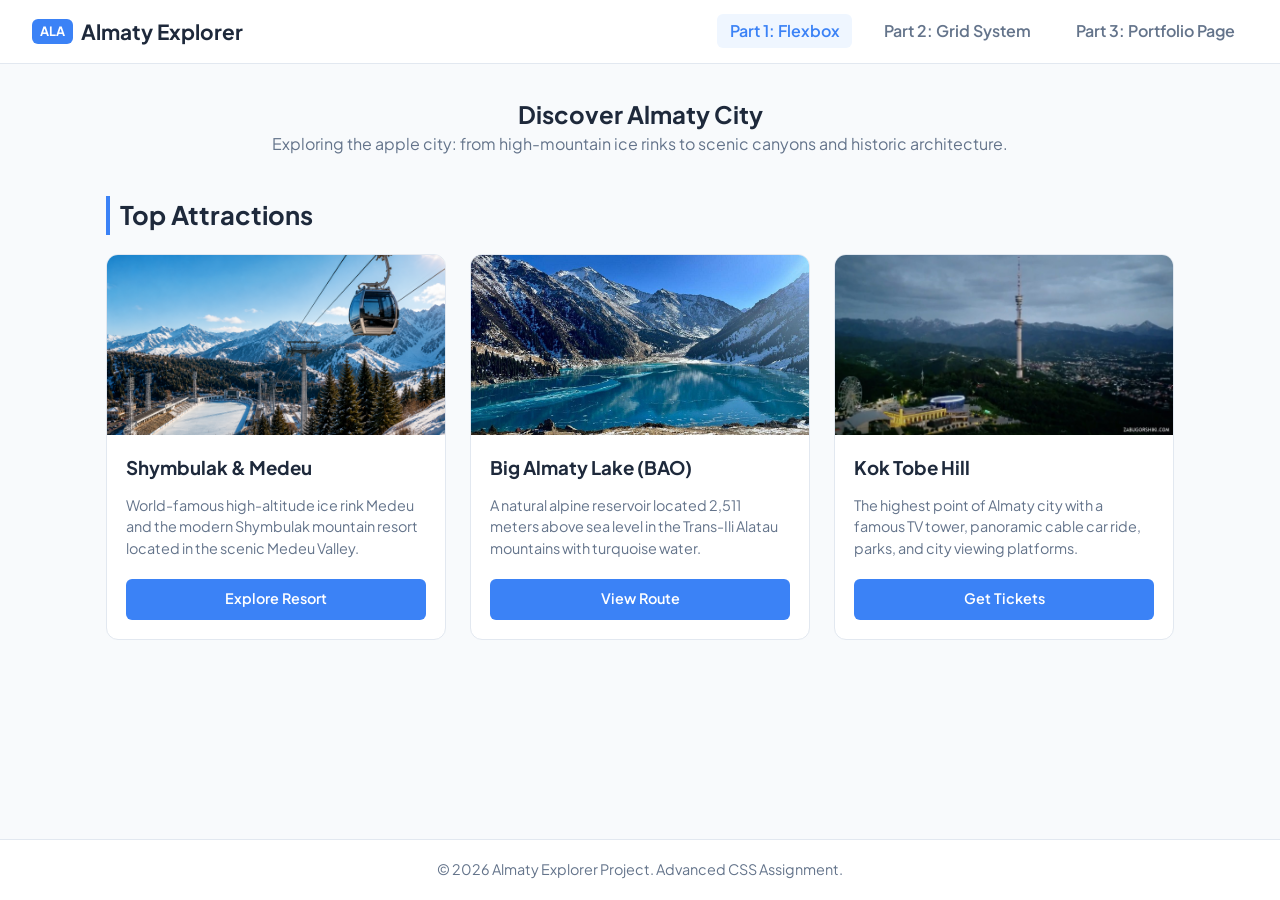
<file: index.html>
<!DOCTYPE html>
<html lang="en">
<head>
    <meta charset="UTF-8">
    <meta name="viewport" content="width=device-width, initial-scale=1.0">
    <title>Almaty Guide | Part 1: Flexbox</title>
    <link rel="stylesheet" href="style.css">
    <link href="https://fonts.googleapis.com/css2?family=Plus+Jakarta+Sans:wght@400;600;700&display=swap" rel="stylesheet">
</head>
<body>

    <header class="navbar">
        <div class="logo">
            <span class="logo-badge">ALA</span> Almaty Explorer
        </div>
        <nav>
            <ul class="nav-links">
                <li><a href="index.html" class="active">Part 1: Flexbox</a></li>
                <li><a href="grid.html">Part 2: Grid System</a></li>
                <li><a href="portfolio.html">Part 3: Portfolio Page</a></li>
            </ul>
        </nav>
    </header>

    <main class="container">
        <section class="hero-intro">
            <h1>Discover Almaty City</h1>
            <p>Exploring the apple city: from high-mountain ice rinks to scenic canyons and historic architecture.</p>
        </section>

        <section class="card-section">
            <h2>Top Attractions</h2>
            <div class="card-container">
                <article class="card">
                    <div class="card-image-wrap">
                        <img src="images/shymbulak-medeo.png" alt="Medeo and Shymbulak">
                    </div>
                    <div class="card-content">
                        <h3>Shymbulak & Medeu</h3>
                        <p>World-famous high-altitude ice rink Medeu and the modern Shymbulak mountain resort located in the scenic Medeu Valley.</p>
                        <a href="#" class="btn">Explore Resort</a>
                    </div>
                </article>

                <article class="card">
                    <div class="card-image-wrap">
                        <img src="images/bigalmatylake.jpg" alt="Big Almaty Lake">
                    </div>
                    <div class="card-content">
                        <h3>Big Almaty Lake (BAO)</h3>
                        <p>A natural alpine reservoir located 2,511 meters above sea level in the Trans-Ili Alatau mountains with turquoise water.</p>
                        <a href="#" class="btn">View Route</a>
                    </div>
                </article>

                <article class="card">
                    <div class="card-image-wrap">
                        <img src="images/koktobe.jpg" alt="Kok Tobe Hill">
                    </div>
                    <div class="card-content">
                        <h3>Kok Tobe Hill</h3>
                        <p>The highest point of Almaty city with a famous TV tower, panoramic cable car ride, parks, and city viewing platforms.</p>
                        <a href="#" class="btn">Get Tickets</a>
                    </div>
                </article>
            </div>
        </section>
    </main>

    <footer class="site-footer">
        <p>&copy; 2026 Almaty Explorer Project. Advanced CSS Assignment.</p>
    </footer>

</body>
</html>
</file>
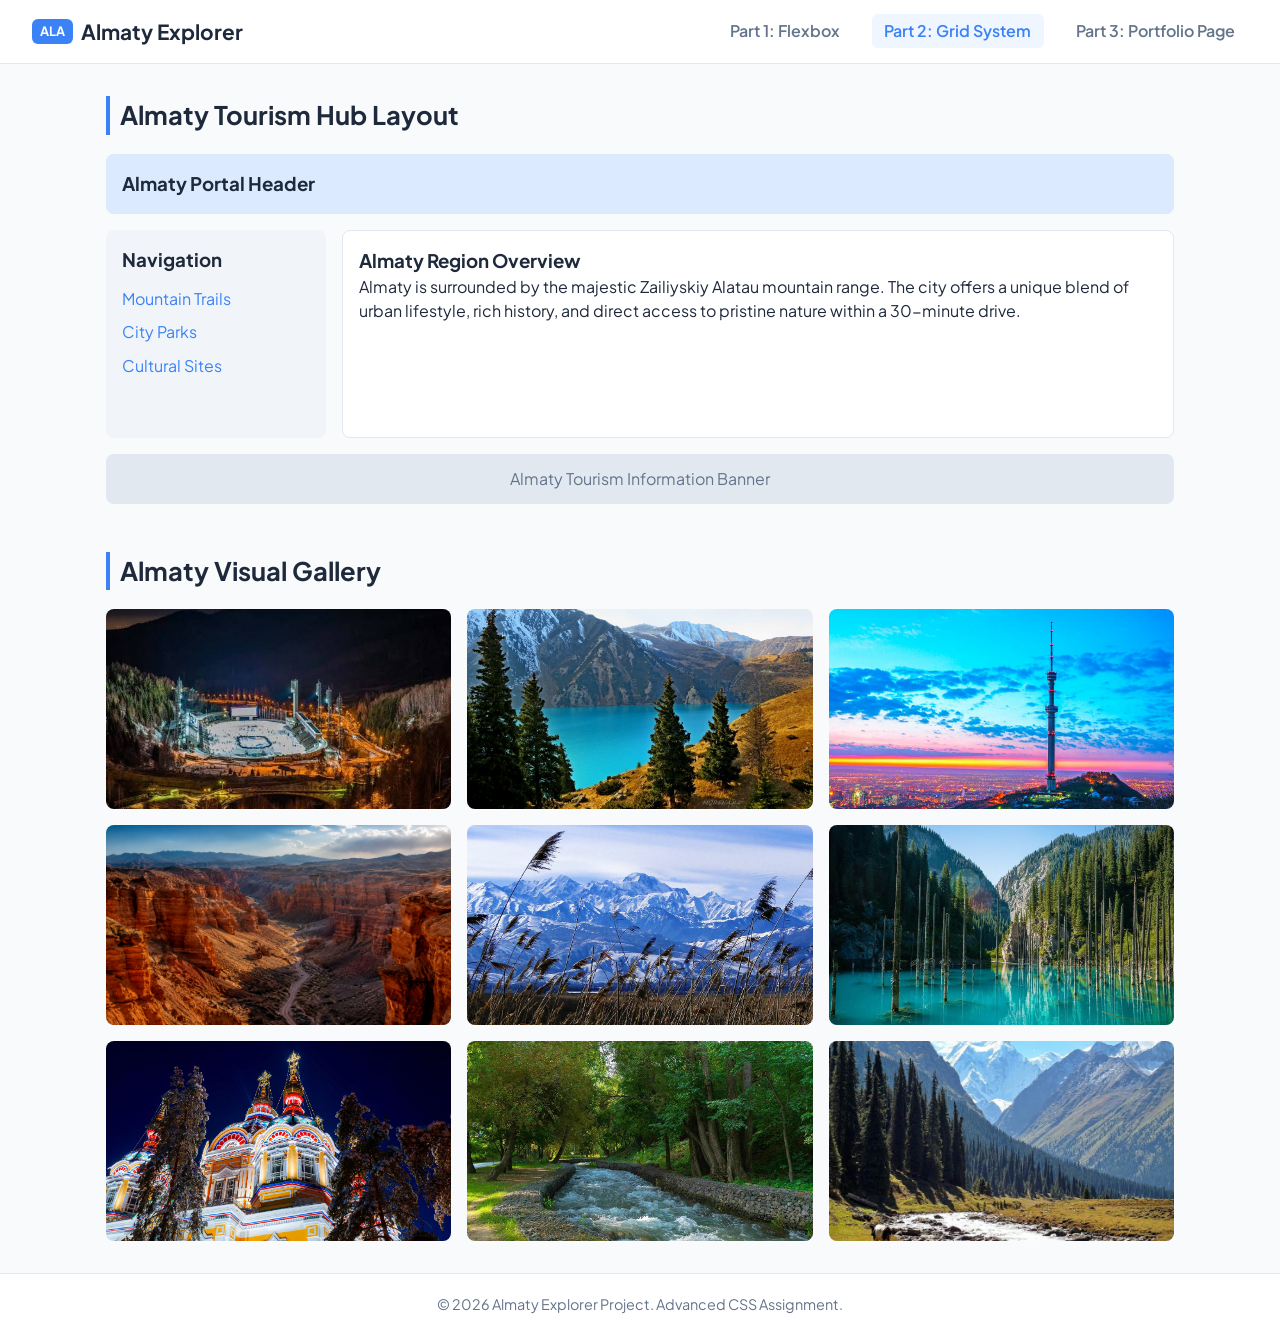
<file: grid.html>
<!DOCTYPE html>
<html lang="en">
<head>
    <meta charset="UTF-8">
    <meta name="viewport" content="width=device-width, initial-scale=1.0">
    <title>Almaty Guide | Part 2: Grid System</title>
    <link rel="stylesheet" href="style.css">
    <link href="https://fonts.googleapis.com/css2?family=Plus+Jakarta+Sans:wght@400;600;700&display=swap" rel="stylesheet">
</head>
<body>

    <header class="navbar">
        <div class="logo">
            <span class="logo-badge">ALA</span> Almaty Explorer
        </div>
        <nav>
            <ul class="nav-links">
                <li><a href="index.html">Part 1: Flexbox</a></li>
                <li><a href="grid.html" class="active">Part 2: Grid System</a></li>
                <li><a href="portfolio.html">Part 3: Portfolio Page</a></li>
            </ul>
        </nav>
    </header>

    <div class="container">
        <section class="grid-layout-section">
            <h2>Almaty Tourism Hub Layout</h2>
            <div class="grid-page-layout">
                <header class="grid-area-header">
                    <h3>Almaty Portal Header</h3>
                </header>
                <aside class="grid-area-sidebar">
                    <h3>Navigation</h3>
                    <ul>
                        <li><a href="#">Mountain Trails</a></li>
                        <li><a href="#">City Parks</a></li>
                        <li><a href="#">Cultural Sites</a></li>
                    </ul>
                </aside>
                <main class="grid-area-main">
                    <h3>Almaty Region Overview</h3>
                    <p>Almaty is surrounded by the majestic Zailiyskiy Alatau mountain range. The city offers a unique blend of urban lifestyle, rich history, and direct access to pristine nature within a 30-minute drive.</p>
                </main>
                <footer class="grid-area-footer">
                    <p>Almaty Tourism Information Banner</p>
                </footer>
            </div>
        </section>

        <section class="gallery-section">
            <h2>Almaty Visual Gallery</h2>
            <div class="image-gallery">
                <div class="gallery-item">
                    <img src="images/photo1.jpg" alt="Gallery Location 1">
                    <div class="gallery-overlay">
                        <h4>Medeu Ice Rink</h4>
                        <p>High-Altitude Sports</p>
                    </div>
                </div>
                <div class="gallery-item">
                    <img src="images/photo2.jpg" alt="Gallery Location 2">
                    <div class="gallery-overlay">
                        <h4>Big Almaty Lake</h4>
                        <p>Alpine Reservoir</p>
                    </div>
                </div>
                <div class="gallery-item">
                    <img src="images/photo3.jpg" alt="Gallery Location 3">
                    <div class="gallery-overlay">
                        <h4>Kok Tobe Hill</h4>
                        <p>Panoramic Views</p>
                    </div>
                </div>
                <div class="gallery-item">
                    <img src="images/photo4.jpg" alt="Gallery Location 4">
                    <div class="gallery-overlay">
                        <h4>Charyn Canyon</h4>
                        <p>Valley of Castles</p>
                    </div>
                </div>
                <div class="gallery-item">
                    <img src="images/photo5.jpg" alt="Gallery Location 5">
                    <div class="gallery-overlay">
                        <h4>Tian Shan Peaks</h4>
                        <p>Trekking & Hiking</p>
                    </div>
                </div>
                <div class="gallery-item">
                    <img src="images/photo6.jpg" alt="Gallery Location 6">
                    <div class="gallery-overlay">
                        <h4>Kolsai Lakes</h4>
                        <p>Pearls of Northern Tian Shan</p>
                    </div>
                </div>
                <div class="gallery-item">
                    <img src="images/photo7.jpg" alt="Gallery Location 7">
                    <div class="gallery-overlay">
                        <h4>Zenkov Cathedral</h4>
                        <p>Wooden Architecture</p>
                    </div>
                </div>
                <div class="gallery-item">
                    <img src="images/photo8.jpg" alt="Gallery Location 8">
                    <div class="gallery-overlay">
                        <h4>Almatinka River</h4>
                        <p>Mountain Waterways</p>
                    </div>
                </div>
                <div class="gallery-item">
                    <img src="images/photo9.jpg" alt="Gallery Location 9">
                    <div class="gallery-overlay">
                        <h4>Ile-Alatau Park</h4>
                        <p>National Reserve</p>
                    </div>
                </div>
            </div>
        </section>
    </div>

    <footer class="site-footer">
        <p>&copy; 2026 Almaty Explorer Project. Advanced CSS Assignment.</p>
    </footer>

</body>
</html>
</file>
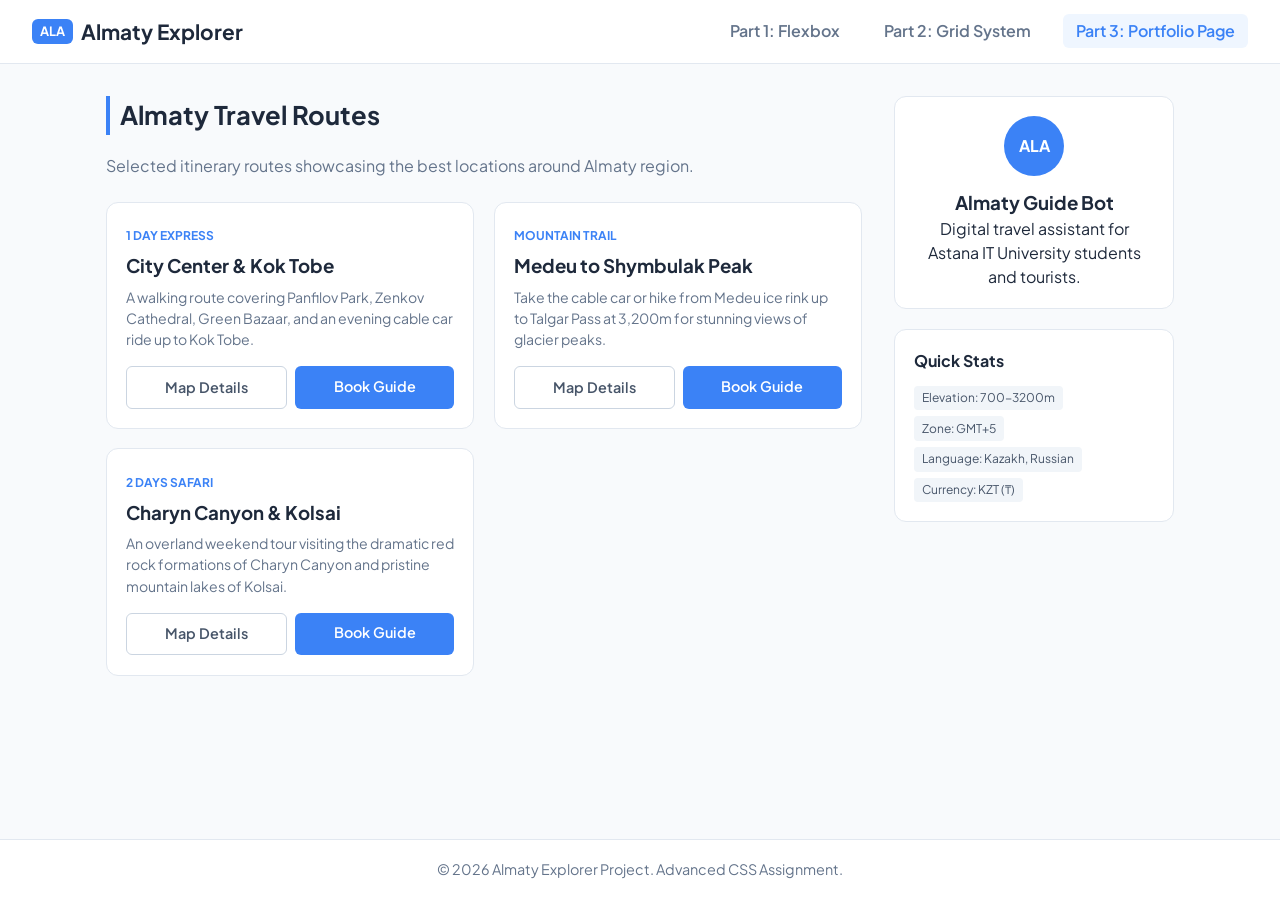
<file: portfolio.html>
<!DOCTYPE html>
<html lang="en">
<head>
    <meta charset="UTF-8">
    <meta name="viewport" content="width=device-width, initial-scale=1.0">
    <title>Almaty Guide | Part 3: Portfolio</title>
    <link rel="stylesheet" href="style.css">
    <link href="https://fonts.googleapis.com/css2?family=Plus+Jakarta+Sans:wght@400;600;700&display=swap" rel="stylesheet">
</head>
<body class="portfolio-body">

    <header class="navbar">
        <div class="logo">
            <span class="logo-badge">ALA</span> Almaty Explorer
        </div>
        <nav>
            <ul class="nav-links">
                <li><a href="index.html">Part 1: Flexbox</a></li>
                <li><a href="grid.html">Part 2: Grid System</a></li>
                <li><a href="portfolio.html" class="active">Part 3: Portfolio Page</a></li>
            </ul>
        </nav>
    </header>

    <div class="portfolio-container">
        
        <main class="portfolio-projects">
            <h2>Almaty Travel Routes</h2>
            <p class="section-desc">Selected itinerary routes showcasing the best locations around Almaty region.</p>
            
            <div class="portfolio-grid">
                <article class="project-card">
                    <div class="project-info">
                        <span class="tag">1 Day Express</span>
                        <h3>City Center & Kok Tobe</h3>
                        <p>A walking route covering Panfilov Park, Zenkov Cathedral, Green Bazaar, and an evening cable car ride up to Kok Tobe.</p>
                    </div>
                    <div class="project-footer">
                        <a href="#" class="btn btn-outline">Map Details</a>
                        <a href="#" class="btn">Book Guide</a>
                    </div>
                </article>

                <article class="project-card">
                    <div class="project-info">
                        <span class="tag">Mountain Trail</span>
                        <h3>Medeu to Shymbulak Peak</h3>
                        <p>Take the cable car or hike from Medeu ice rink up to Talgar Pass at 3,200m for stunning views of glacier peaks.</p>
                    </div>
                    <div class="project-footer">
                        <a href="#" class="btn btn-outline">Map Details</a>
                        <a href="#" class="btn">Book Guide</a>
                    </div>
                </article>

                <article class="project-card">
                    <div class="project-info">
                        <span class="tag">2 Days Safari</span>
                        <h3>Charyn Canyon & Kolsai</h3>
                        <p>An overland weekend tour visiting the dramatic red rock formations of Charyn Canyon and pristine mountain lakes of Kolsai.</p>
                    </div>
                    <div class="project-footer">
                        <a href="#" class="btn btn-outline">Map Details</a>
                        <a href="#" class="btn">Book Guide</a>
                    </div>
                </article>
            </div>
        </main>

        <aside class="portfolio-sidebar">
            <div class="widget profile-widget">
                <div class="avatar">ALA</div>
                <h3>Almaty Guide Bot</h3>
                <p>Digital travel assistant for Astana IT University students and tourists.</p>
            </div>

            <div class="widget skills-widget">
                <h4>Quick Stats</h4>
                <div class="skill-tags">
                    <span>Elevation: 700-3200m</span>
                    <span>Zone: GMT+5</span>
                    <span>Language: Kazakh, Russian</span>
                    <span>Currency: KZT (₸)</span>
                </div>
            </div>
        </aside>

    </div>

    <footer class="site-footer">
        <p>&copy; 2026 Almaty Explorer Project. Advanced CSS Assignment.</p>
    </footer>

</body>
</html>
</file>
<file: style.css>
* {
    margin: 0;
    padding: 0;
    box-sizing: border-box;
}

body {
    font-family: 'Plus Jakarta Sans', sans-serif;
    background-color: #f8fafc;
    color: #1e293b;
    line-height: 1.5;
    min-height: 100vh;
    display: flex;
    flex-direction: column;
}

a {
    text-decoration: none;
    color: inherit;
}

.container {
    max-width: 1100px;
    margin: 0 auto;
    padding: 2rem 1rem;
    width: 100%;
    flex: 1;
}

.hero-intro {
    text-align: center;
    margin-bottom: 2.5rem;
}

.hero-intro p {
    color: #64748b;
}

h2 {
    font-size: 1.6rem;
    margin-bottom: 1.2rem;
    border-left: 4px solid #3b82f6;
    padding-left: 0.6rem;
}

.navbar {
    display: flex;
    justify-content: space-between;
    align-items: center;
    padding: 1rem 2rem;
    background-color: #ffffff;
    border-bottom: 1px solid #e2e8f0;
    position: sticky;
    top: 0;
    z-index: 100;
}

.logo {
    font-weight: 700;
    font-size: 1.3rem;
    display: flex;
    align-items: center;
    gap: 0.5rem;
}

.logo-badge {
    background: #3b82f6;
    color: #fff;
    padding: 0.2rem 0.5rem;
    border-radius: 6px;
    font-size: 0.8rem;
}

.nav-links {
    display: flex;
    list-style: none;
    gap: 1.2rem;
    align-items: center;
}

.nav-links a {
    font-weight: 600;
    color: #64748b;
    padding: 0.4rem 0.8rem;
    border-radius: 6px;
    transition: 0.2s ease;
}

.nav-links a:hover,
.nav-links a.active {
    color: #3b82f6;
    background: #eff6ff;
}

.card-container {
    display: flex;
    gap: 1.5rem;
    align-items: stretch;
}

.card {
    flex: 1;
    background: #ffffff;
    border: 1px solid #e2e8f0;
    border-radius: 12px;
    overflow: hidden;
    display: flex;
    flex-direction: column;
    transition: transform 0.2s ease, box-shadow 0.2s ease;
}

.card:hover {
    transform: translateY(-5px);
    box-shadow: 0 10px 20px rgba(0, 0, 0, 0.08);
}

.card-image-wrap {
    height: 180px;
}

.card-image-wrap img {
    width: 100%;
    height: 100%;
    object-fit: cover;
}

.card-content {
    padding: 1.2rem;
    display: flex;
    flex-direction: column;
    flex-grow: 1;
}

.card-content p {
    color: #64748b;
    font-size: 0.9rem;
    margin: 0.8rem 0 1.2rem;
    flex-grow: 1;
}

.btn {
    display: block;
    text-align: center;
    background: #3b82f6;
    color: #ffffff;
    padding: 0.6rem 1rem;
    border-radius: 6px;
    font-weight: 600;
    font-size: 0.9rem;
    transition: background 0.2s ease;
}

.btn:hover {
    background: #1d4ed8;
}

.btn-outline {
    background: transparent;
    border: 1px solid #cbd5e1;
    color: #475569;
}

.btn-outline:hover {
    background: #f1f5f9;
    color: #0f172a;
}

.grid-layout-section {
    margin-bottom: 3rem;
}

.grid-page-layout {
    display: grid;
    grid-template-columns: 220px 1fr;
    grid-template-rows: auto 1fr auto;
    grid-template-areas:
        "header header"
        "sidebar main"
        "footer footer";
    gap: 1rem;
    min-height: 350px;
}

.grid-area-header {
    grid-area: header;
    background: #dbeafe;
    padding: 1rem;
    border-radius: 8px;
}

.grid-area-sidebar {
    grid-area: sidebar;
    background: #f1f5f9;
    padding: 1rem;
    border-radius: 8px;
}

.grid-area-sidebar ul {
    list-style: none;
    margin-top: 0.5rem;
}

.grid-area-sidebar a {
    color: #3b82f6;
    display: block;
    padding: 0.3rem 0;
}

.grid-area-main {
    grid-area: main;
    background: #ffffff;
    border: 1px solid #e2e8f0;
    padding: 1rem;
    border-radius: 8px;
}

.grid-area-footer {
    grid-area: footer;
    background: #e2e8f0;
    padding: 0.8rem;
    text-align: center;
    border-radius: 8px;
    color: #64748b;
}

.image-gallery {
    display: grid;
    grid-template-columns: repeat(3, 1fr);
    gap: 1rem;
}

.gallery-item {
    position: relative;
    height: 200px;
    border-radius: 8px;
    overflow: hidden;
}

.gallery-item img {
    width: 100%;
    height: 100%;
    object-fit: cover;
    transition: transform 0.3s ease;
}

.gallery-overlay {
    position: absolute;
    inset: 0;
    background: rgba(15, 23, 42, 0.75);
    color: #ffffff;
    display: flex;
    flex-direction: column;
    justify-content: center;
    align-items: center;
    opacity: 0;
    transition: opacity 0.3s ease;
    padding: 0.8rem;
    text-align: center;
}

.gallery-item:hover img {
    transform: scale(1.08);
}

.gallery-item:hover .gallery-overlay {
    opacity: 1;
}

.portfolio-container {
    max-width: 1100px;
    margin: 0 auto;
    padding: 2rem 1rem;
    display: grid;
    grid-template-columns: 1fr 280px;
    gap: 2rem;
    flex: 1;
}

.section-desc {
    color: #64748b;
    margin-bottom: 1.5rem;
}

.portfolio-grid {
    display: grid;
    grid-template-columns: repeat(auto-fit, minmax(250px, 1fr));
    gap: 1.2rem;
}

.project-card {
    background: #ffffff;
    border: 1px solid #e2e8f0;
    border-radius: 12px;
    padding: 1.2rem;
    display: flex;
    flex-direction: column;
    justify-content: space-between;
    transition: transform 0.2s ease;
}

.project-card:hover {
    transform: translateY(-3px);
}

.project-info .tag {
    font-size: 0.75rem;
    font-weight: 700;
    color: #3b82f6;
    text-transform: uppercase;
}

.project-info h3 {
    margin: 0.4rem 0;
}

.project-info p {
    color: #64748b;
    font-size: 0.88rem;
    margin-bottom: 1rem;
}

.project-footer {
    display: flex;
    gap: 0.5rem;
}

.project-footer .btn {
    flex: 1;
}

.portfolio-sidebar {
    display: flex;
    flex-direction: column;
    gap: 1.2rem;
}

.widget {
    background: #ffffff;
    border: 1px solid #e2e8f0;
    padding: 1.2rem;
    border-radius: 12px;
}

.profile-widget {
    text-align: center;
}

.avatar {
    width: 60px;
    height: 60px;
    border-radius: 50%;
    background: #3b82f6;
    color: #fff;
    display: flex;
    align-items: center;
    justify-content: center;
    margin: 0 auto 0.8rem;
    font-weight: 700;
}

.skill-tags {
    display: flex;
    flex-wrap: wrap;
    gap: 0.4rem;
    margin-top: 0.8rem;
}

.skill-tags span {
    background: #f1f5f9;
    padding: 0.2rem 0.5rem;
    border-radius: 4px;
    font-size: 0.75rem;
    color: #475569;
}

.site-footer {
    background: #ffffff;
    border-top: 1px solid #e2e8f0;
    text-align: center;
    padding: 1.2rem;
    color: #64748b;
    font-size: 0.9rem;
    margin-top: auto;
}

@media (max-width: 850px) {
    .portfolio-container {
        grid-template-columns: 1fr;
    }
}

@media (max-width: 768px) {
    .navbar {
        flex-direction: column;
        gap: 0.8rem;
    }

    .card-container {
        flex-direction: column;
    }

    .grid-page-layout {
        grid-template-columns: 1fr;
        grid-template-areas:
            "header"
            "sidebar"
            "main"
            "footer";
    }

    .image-gallery {
        grid-template-columns: repeat(auto-fit, minmax(200px, 1fr));
    }
}
</file>
